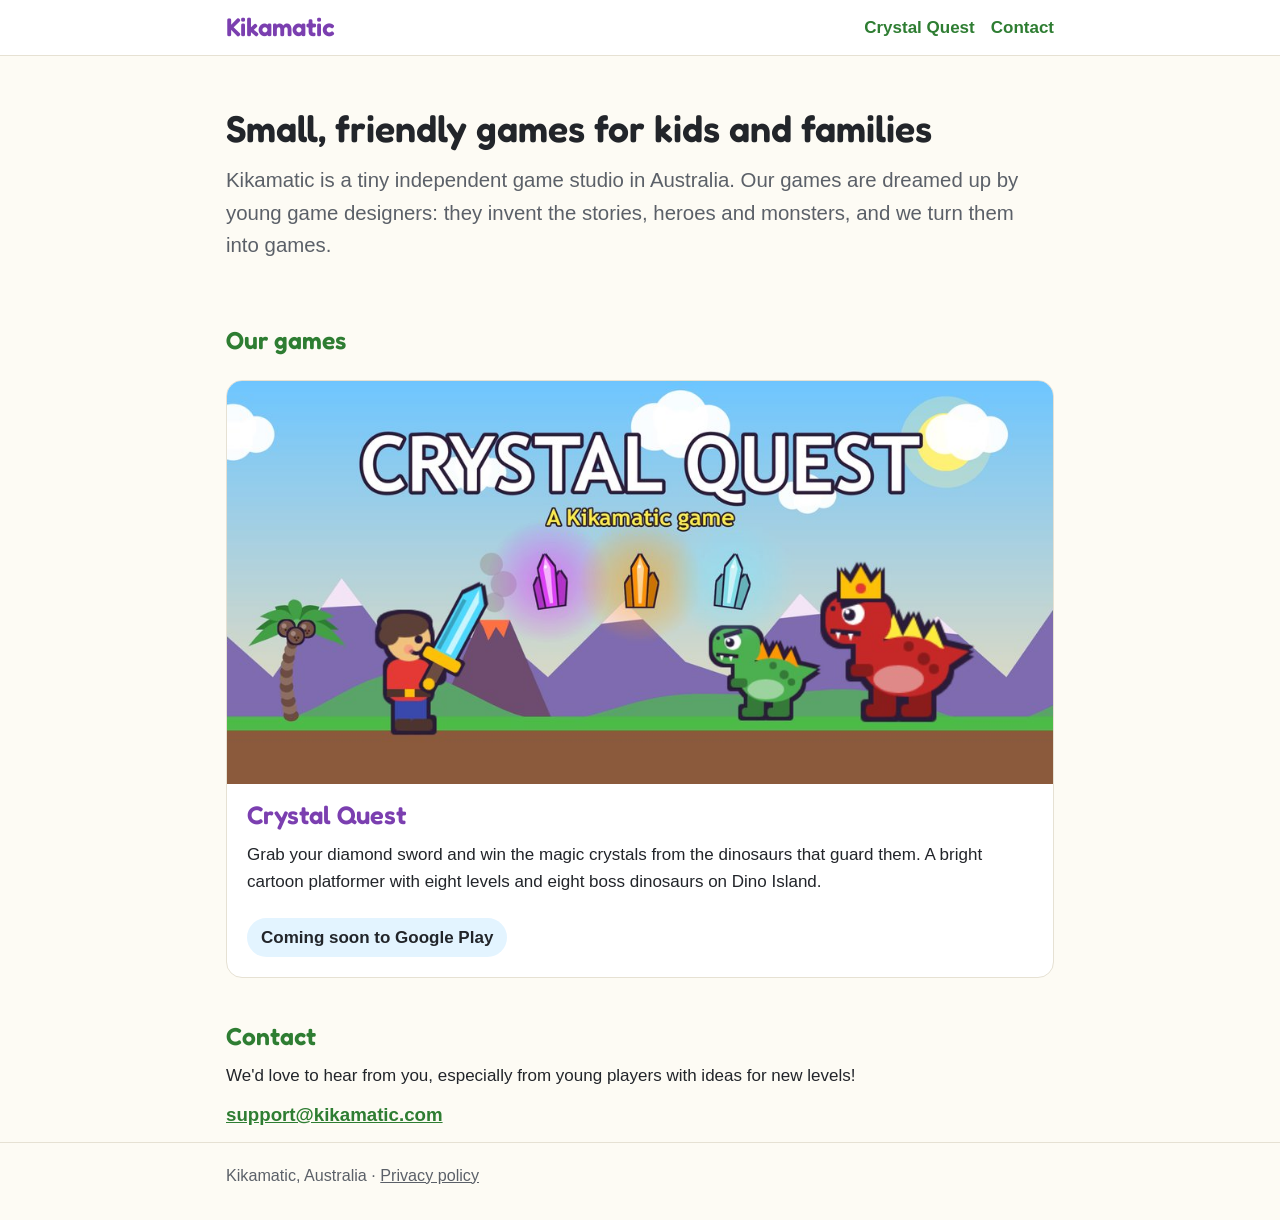
<file: index.html>
<!doctype html>
<html lang="en-AU">
<head>
<meta charset="utf-8">
<meta name="viewport" content="width=device-width, initial-scale=1">
<title>Kikamatic</title>
<meta name="description" content="Kikamatic makes small, friendly games for kids and families, designed by young game designers.">
<link rel="icon" type="image/png" href="favicon.png">
<link rel="stylesheet" href="style.css">
</head>
<body>
<header class="site">
  <div class="wrap">
    <a class="brand" href="./">Kikamatic</a>
    <nav><a href="crystal-quest/">Crystal Quest</a><a href="#contact">Contact</a></nav>
  </div>
</header>

<main class="wrap">
  <section class="hero">
    <h1>Small, friendly games for kids and families</h1>
    <p class="lead">Kikamatic is a tiny independent game studio in Australia. Our games are dreamed up by young game designers: they invent the stories, heroes and monsters, and we turn them into games.</p>
  </section>

  <h2>Our games</h2>
  <a class="card game-card" href="crystal-quest/">
    <img src="crystal-quest/img/feature.jpg" width="1024" height="500" alt="Crystal Quest: a hero with a diamond sword and a dinosaur on Coconut Island">
    <div class="body">
      <h3>Crystal Quest</h3>
      <p>Grab your diamond sword and win the magic crystals from the dinosaurs that guard them. A bright cartoon platformer with eight levels and eight boss dinosaurs on Dino Island.</p>
      <span class="badge">Coming soon to Google Play</span>
    </div>
  </a>

  <h2 id="contact">Contact</h2>
  <p>We'd love to hear from you, especially from young players with ideas for new levels!</p>
  <p class="email"><a href="mailto:support@kikamatic.com">support@kikamatic.com</a></p>
</main>

<footer class="site">
  <div class="wrap">
    Kikamatic, Australia · <a href="privacy-policy.html">Privacy policy</a>
  </div>
</footer>
</body>
</html>
</file>
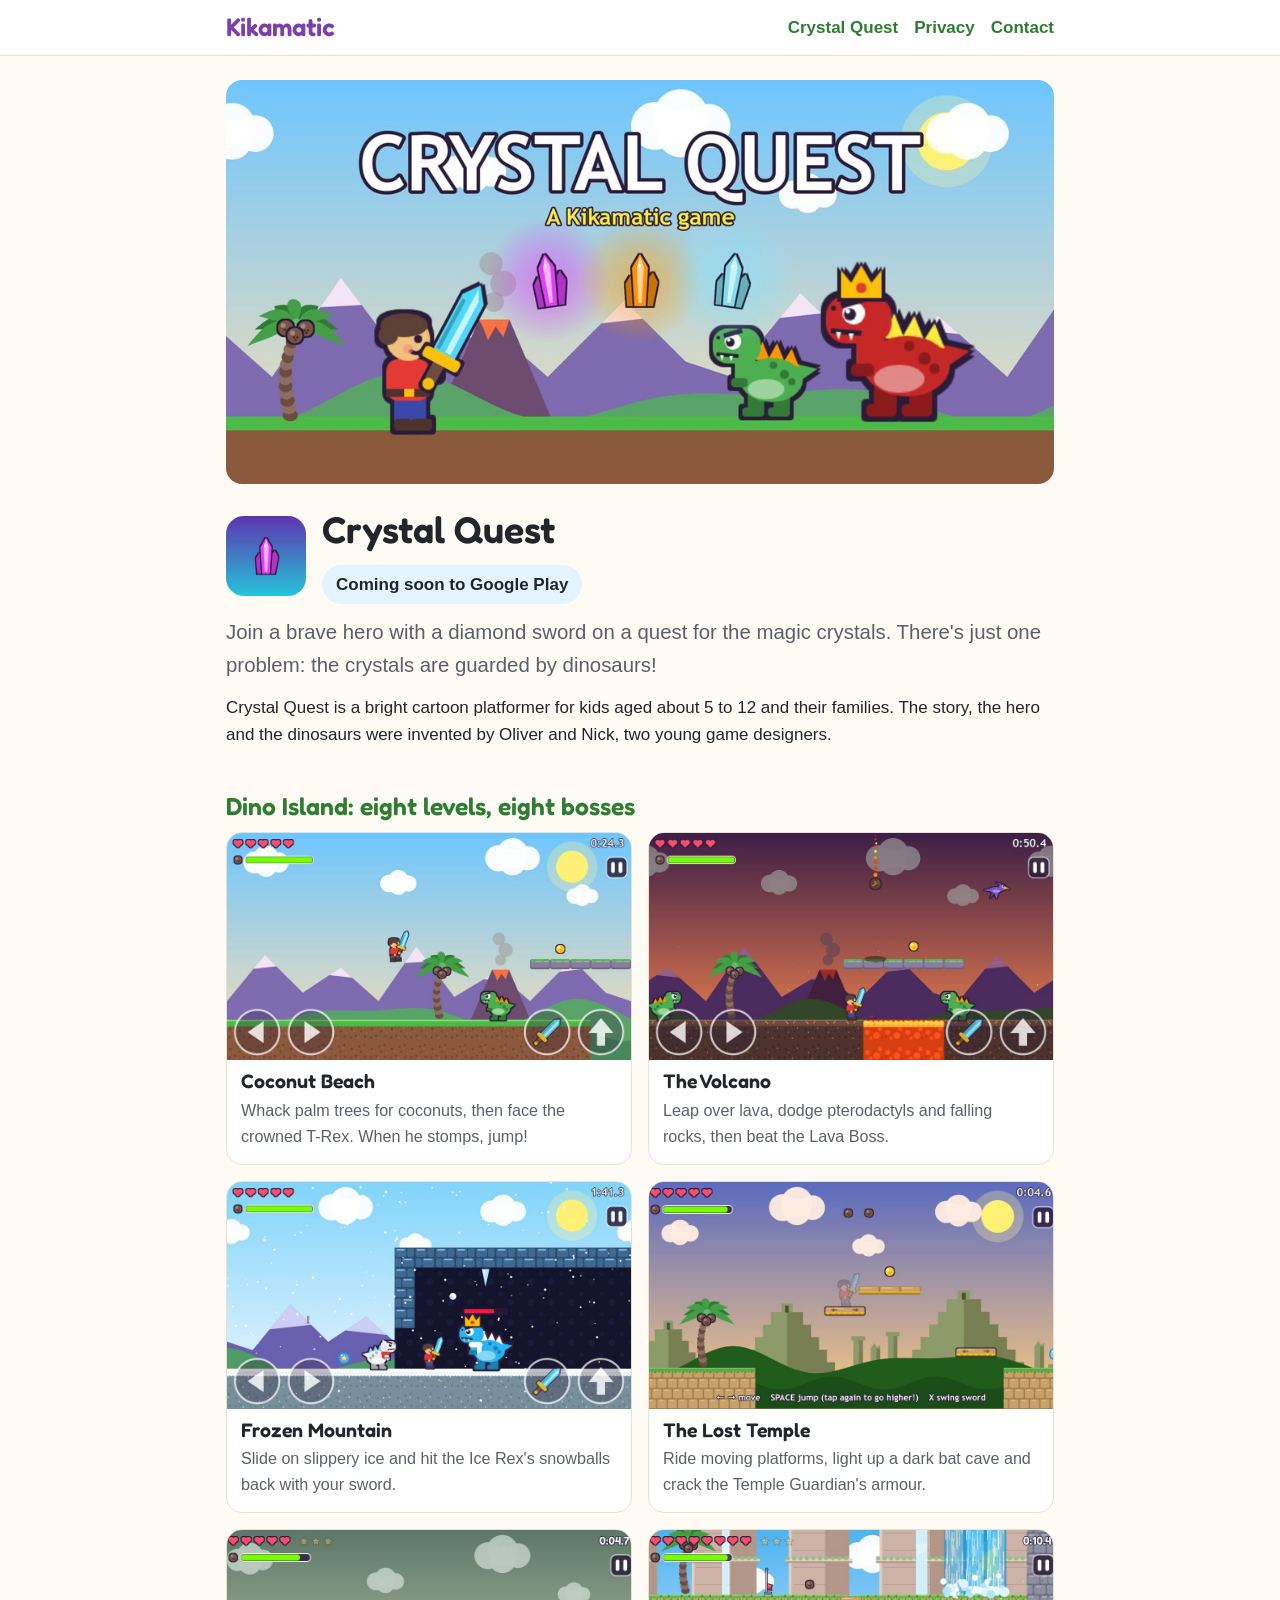
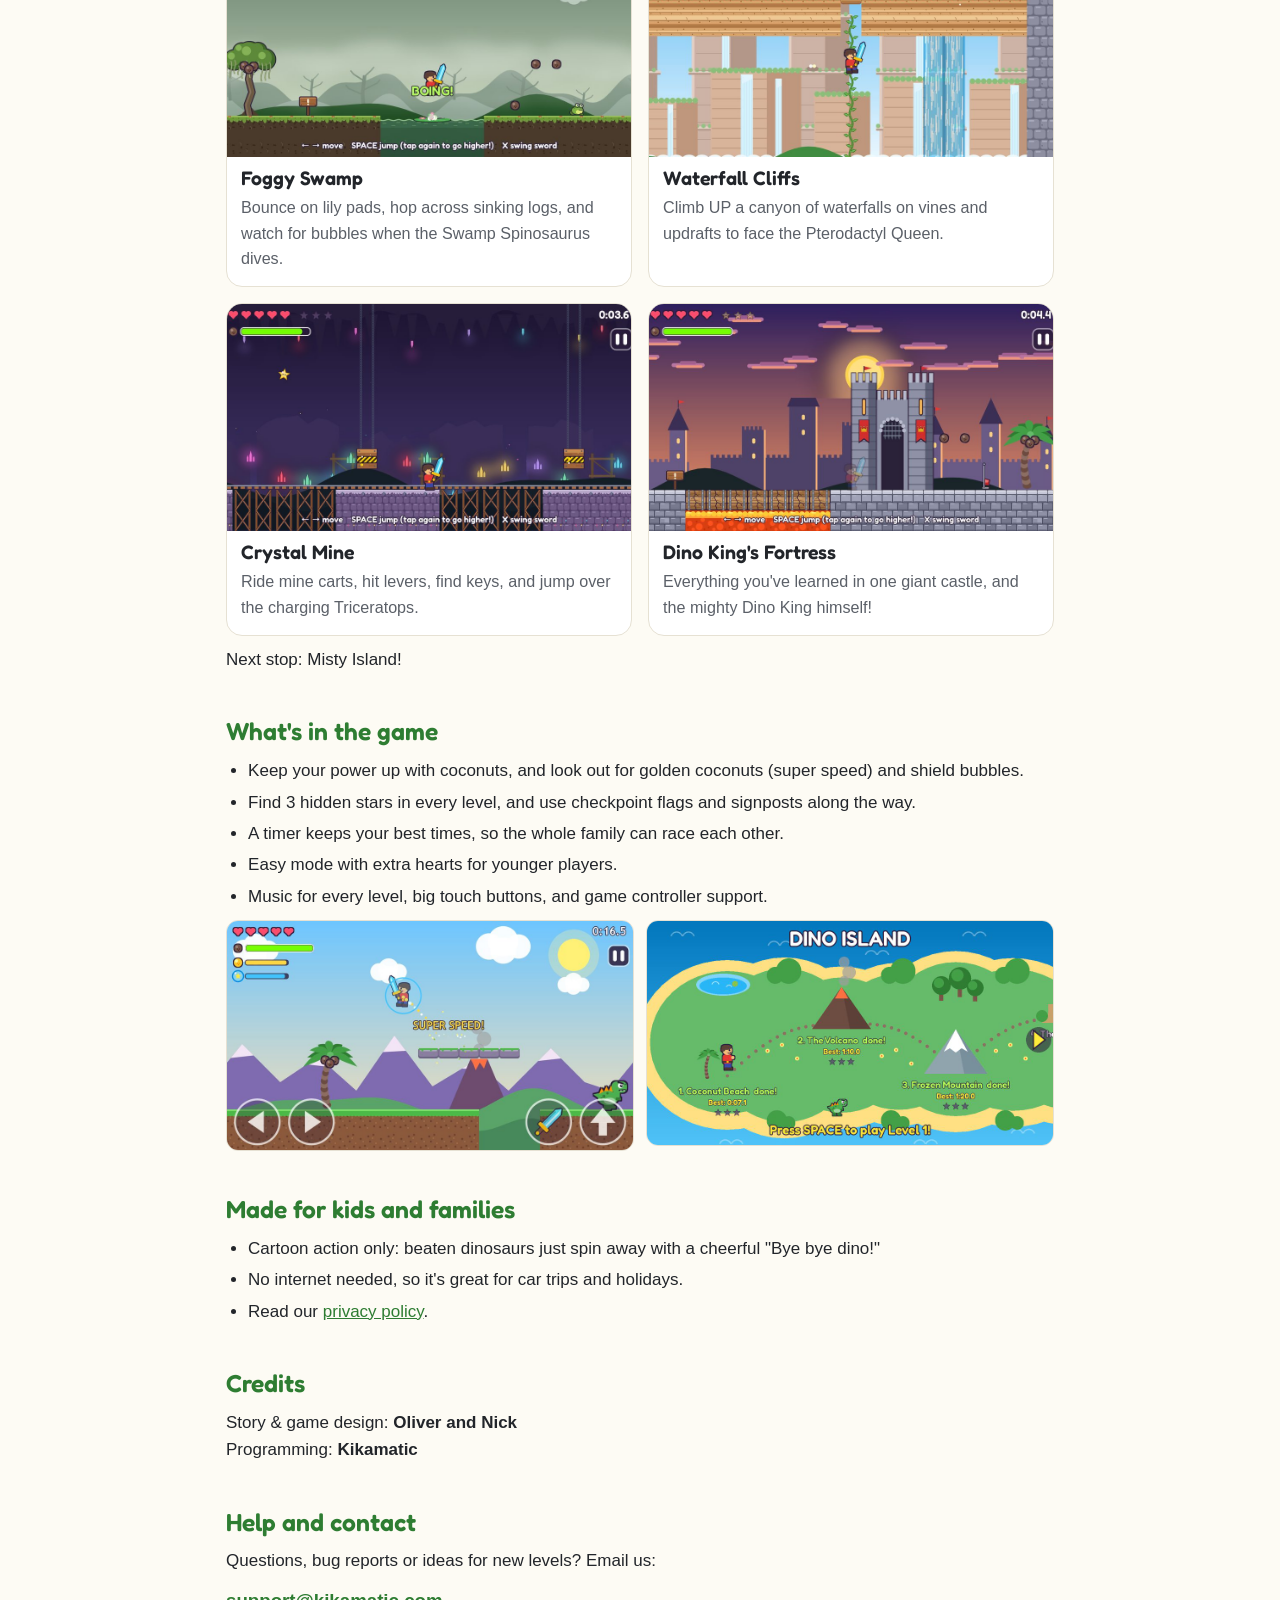
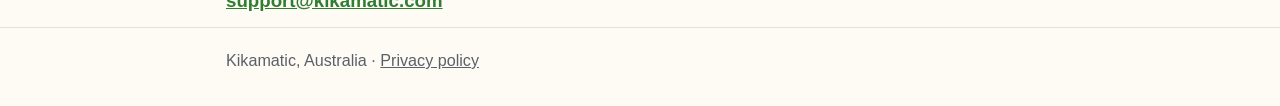
<file: crystal-quest/index.html>
<!doctype html>
<html lang="en-AU">
<head>
<meta charset="utf-8">
<meta name="viewport" content="width=device-width, initial-scale=1">
<title>Crystal Quest</title>
<meta name="description" content="A family-made dinosaur platformer. Grab your diamond sword and win the magic crystals from the dinosaurs that guard them.">
<link rel="icon" type="image/png" href="../favicon.png">
<link rel="apple-touch-icon" href="img/icon-192.png">
<link rel="stylesheet" href="../style.css">
</head>
<body>
<header class="site">
  <div class="wrap">
    <a class="brand" href="../">Kikamatic</a>
    <nav><a href="./">Crystal Quest</a><a href="../privacy-policy.html">Privacy</a><a href="#contact">Contact</a></nav>
  </div>
</header>

<main class="wrap">
  <img class="banner" src="img/feature.jpg" width="1024" height="500" alt="Crystal Quest: a hero with a diamond sword and a dinosaur on Coconut Island">

  <div class="title-row">
    <img src="img/icon-192.png" width="80" height="80" alt="">
    <div>
      <h1>Crystal Quest</h1>
      <span class="badge">Coming soon to Google Play</span>
    </div>
  </div>

  <p class="lead">Join a brave hero with a diamond sword on a quest for the magic crystals. There's just one problem: the crystals are guarded by dinosaurs!</p>
  <p>Crystal Quest is a bright cartoon platformer for kids aged about 5 to 12 and their families. The story, the hero and the dinosaurs were invented by Oliver and Nick, two young game designers.</p>

  <h2>Dino Island: eight levels, eight bosses</h2>
  <ul class="levels">
    <li class="card"><img src="img/coconut-island.jpg" width="960" height="540" alt="The hero jumping by a palm tree on Coconut Beach" loading="lazy">
      <div class="body"><h3>Coconut Beach</h3><p>Whack palm trees for coconuts, then face the crowned T-Rex. When he stomps, jump!</p></div></li>
    <li class="card"><img src="img/volcano.jpg" width="960" height="540" alt="Lava, a pterodactyl and a falling rock in the Volcano" loading="lazy">
      <div class="body"><h3>The Volcano</h3><p>Leap over lava, dodge pterodactyls and falling rocks, then beat the Lava Boss.</p></div></li>
    <li class="card"><img src="img/frozen-mountain.jpg" width="960" height="540" alt="The Ice Rex throwing a snowball in an ice cave" loading="lazy">
      <div class="body"><h3>Frozen Mountain</h3><p>Slide on slippery ice and hit the Ice Rex's snowballs back with your sword.</p></div></li>
    <li class="card"><img src="img/lost-temple.jpg" width="960" height="528" alt="The hero riding a moving platform at the Lost Temple" loading="lazy">
      <div class="body"><h3>The Lost Temple</h3><p>Ride moving platforms, light up a dark bat cave and crack the Temple Guardian's armour.</p></div></li>
    <li class="card"><img src="img/foggy-swamp.jpg" width="960" height="528" alt="The hero bouncing off a lily pad in the Foggy Swamp" loading="lazy">
      <div class="body"><h3>Foggy Swamp</h3><p>Bounce on lily pads, hop across sinking logs, and watch for bubbles when the Swamp Spinosaurus dives.</p></div></li>
    <li class="card"><img src="img/waterfall-cliffs.jpg" width="960" height="528" alt="The hero climbing a vine beside a waterfall" loading="lazy">
      <div class="body"><h3>Waterfall Cliffs</h3><p>Climb UP a canyon of waterfalls on vines and updrafts to face the Pterodactyl Queen.</p></div></li>
    <li class="card"><img src="img/crystal-mine.jpg" width="960" height="528" alt="Mine cart rails and glowing crystals in the Crystal Mine" loading="lazy">
      <div class="body"><h3>Crystal Mine</h3><p>Ride mine carts, hit levers, find keys, and jump over the charging Triceratops.</p></div></li>
    <li class="card"><img src="img/dino-kings-fortress.jpg" width="960" height="528" alt="The castle gate of Dino King's Fortress at sunset" loading="lazy">
      <div class="body"><h3>Dino King's Fortress</h3><p>Everything you've learned in one giant castle, and the mighty Dino King himself!</p></div></li>
  </ul>
  <p>Next stop: Misty Island!</p>

  <h2>What's in the game</h2>
  <ul>
    <li>Keep your power up with coconuts, and look out for golden coconuts (super speed) and shield bubbles.</li>
    <li>Find 3 hidden stars in every level, and use checkpoint flags and signposts along the way.</li>
    <li>A timer keeps your best times, so the whole family can race each other.</li>
    <li>Easy mode with extra hearts for younger players.</li>
    <li>Music for every level, big touch buttons, and game controller support.</li>
  </ul>

  <div class="shots">
    <img src="img/power-ups.jpg" width="960" height="540" alt="Super speed and a shield bubble power-up" loading="lazy">
    <img src="img/map.jpg" width="960" height="528" alt="The Dino Island map for choosing a level" loading="lazy">
  </div>

  <h2>Made for kids and families</h2>
  <ul>
    <li>Cartoon action only: beaten dinosaurs just spin away with a cheerful "Bye bye dino!"</li>
    <li>No internet needed, so it's great for car trips and holidays.</li>
    <li>Read our <a href="../privacy-policy.html">privacy policy</a>.</li>
  </ul>

  <h2>Credits</h2>
  <p>Story &amp; game design: <strong>Oliver and Nick</strong><br>
  Programming: <strong>Kikamatic</strong></p>

  <h2 id="contact">Help and contact</h2>
  <p>Questions, bug reports or ideas for new levels? Email us:</p>
  <p class="email"><a href="mailto:support@kikamatic.com">support@kikamatic.com</a></p>
</main>

<footer class="site">
  <div class="wrap">
    Kikamatic, Australia · <a href="../privacy-policy.html">Privacy policy</a>
  </div>
</footer>
</body>
</html>
</file>
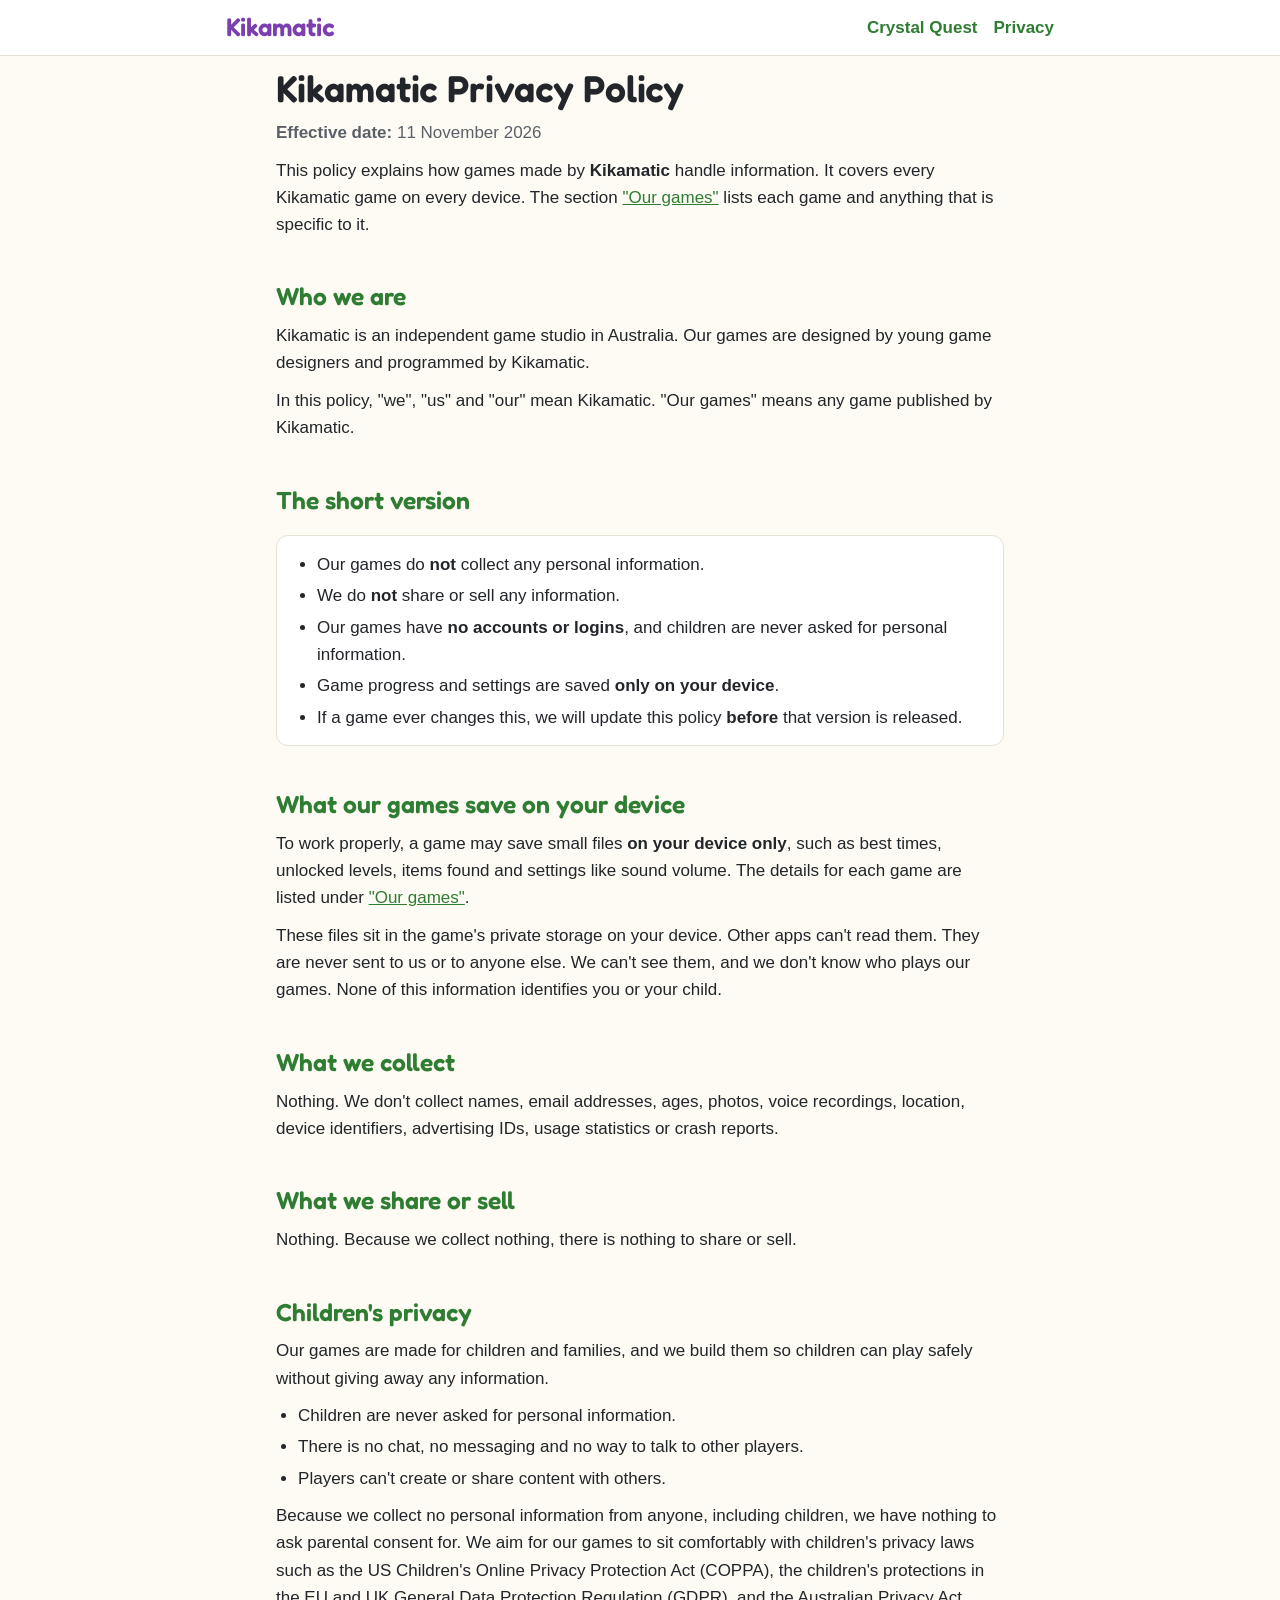
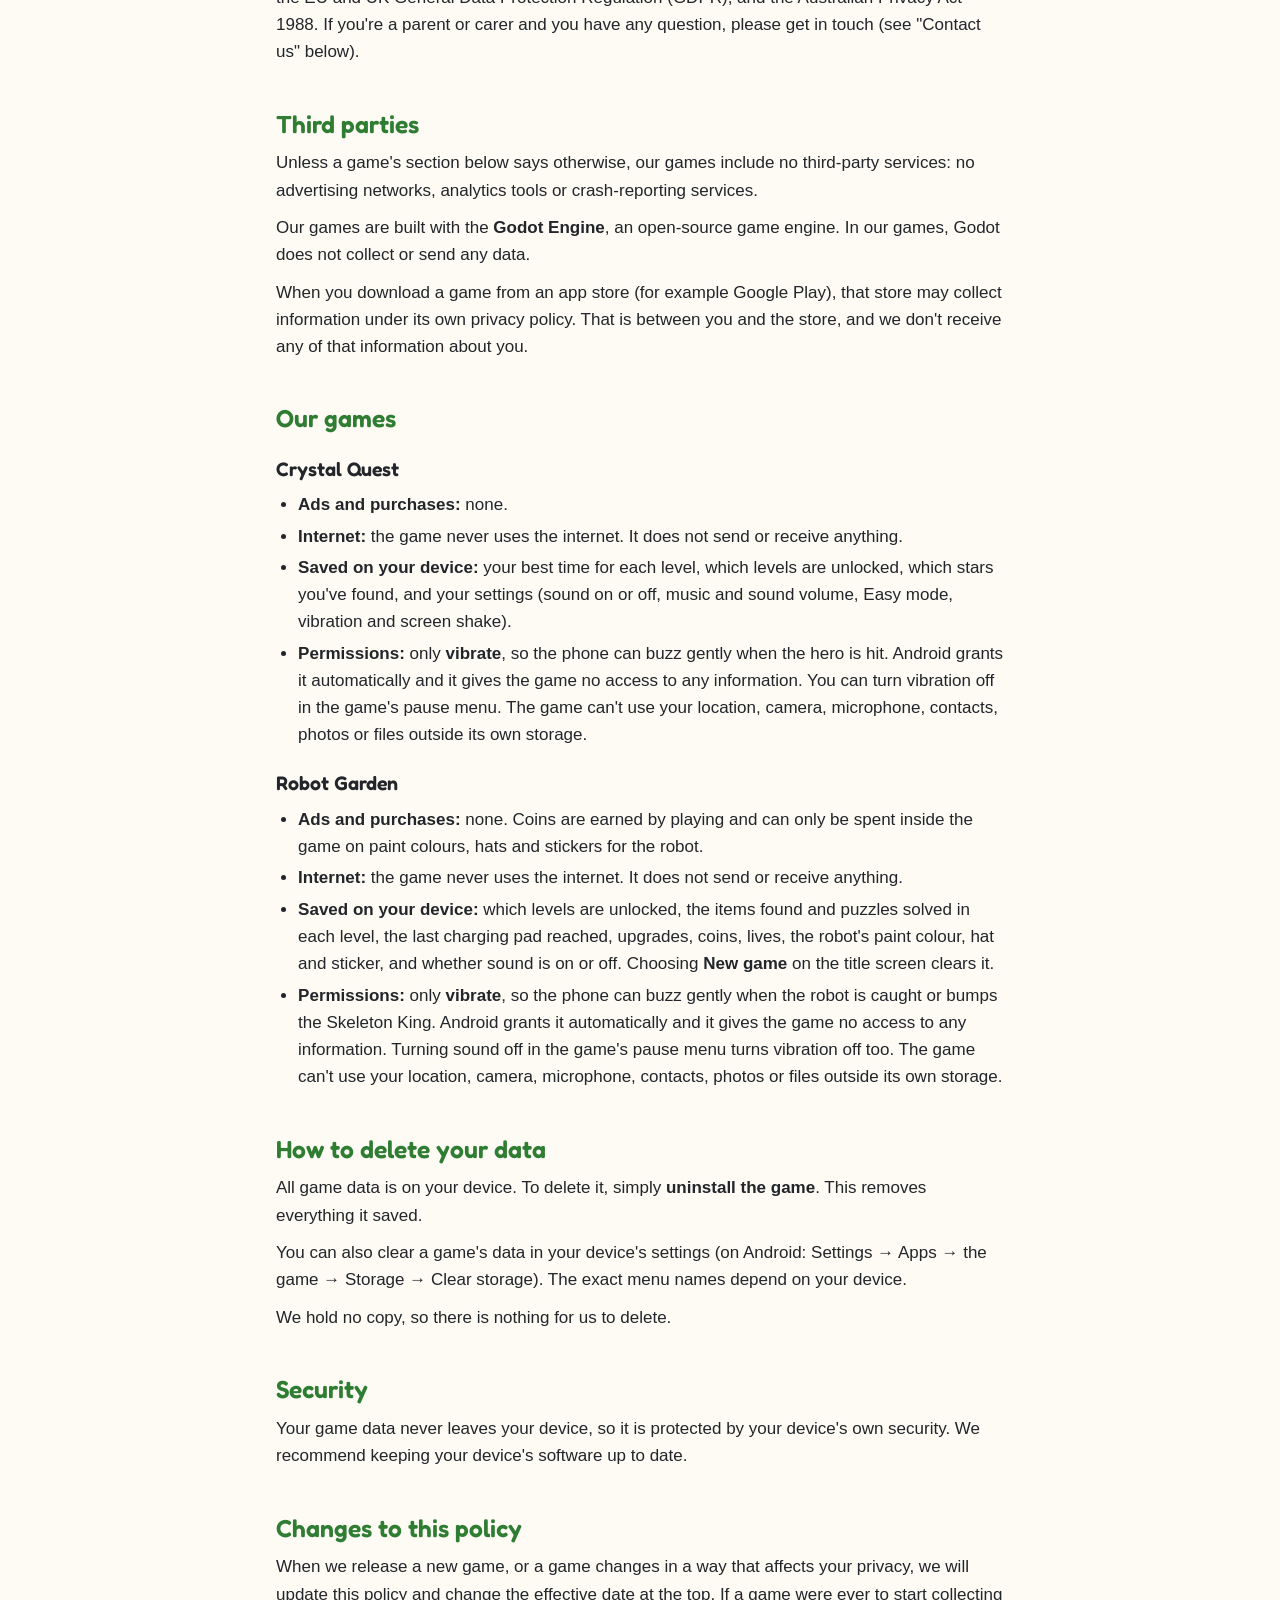
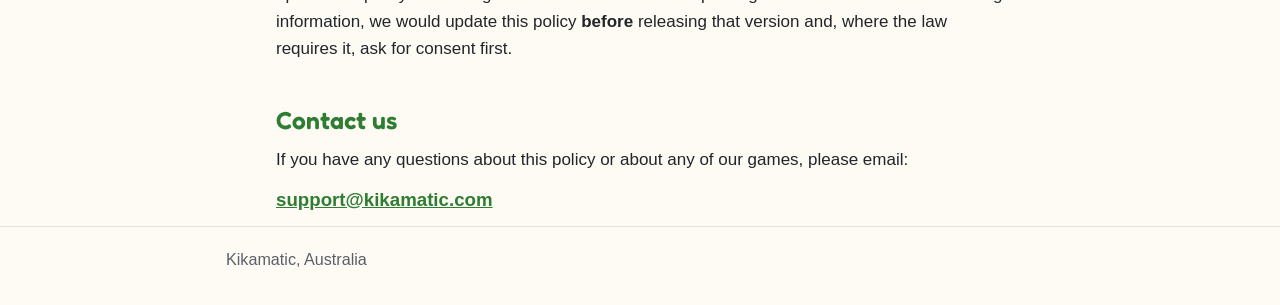
<file: privacy-policy.htm>
<!doctype html>
<html lang="en-AU">
<head>
<meta charset="utf-8">
<title>Kikamatic Privacy Policy</title>
<link rel="canonical" href="https://kikamatic.com/privacy-policy.html">
<meta http-equiv="refresh" content="0; url=privacy-policy.html">
<meta name="robots" content="noindex">
</head>
<body><p>The privacy policy has moved to <a href="privacy-policy.html">kikamatic.com/privacy-policy.html</a>.</p></body>
</html>
</file>
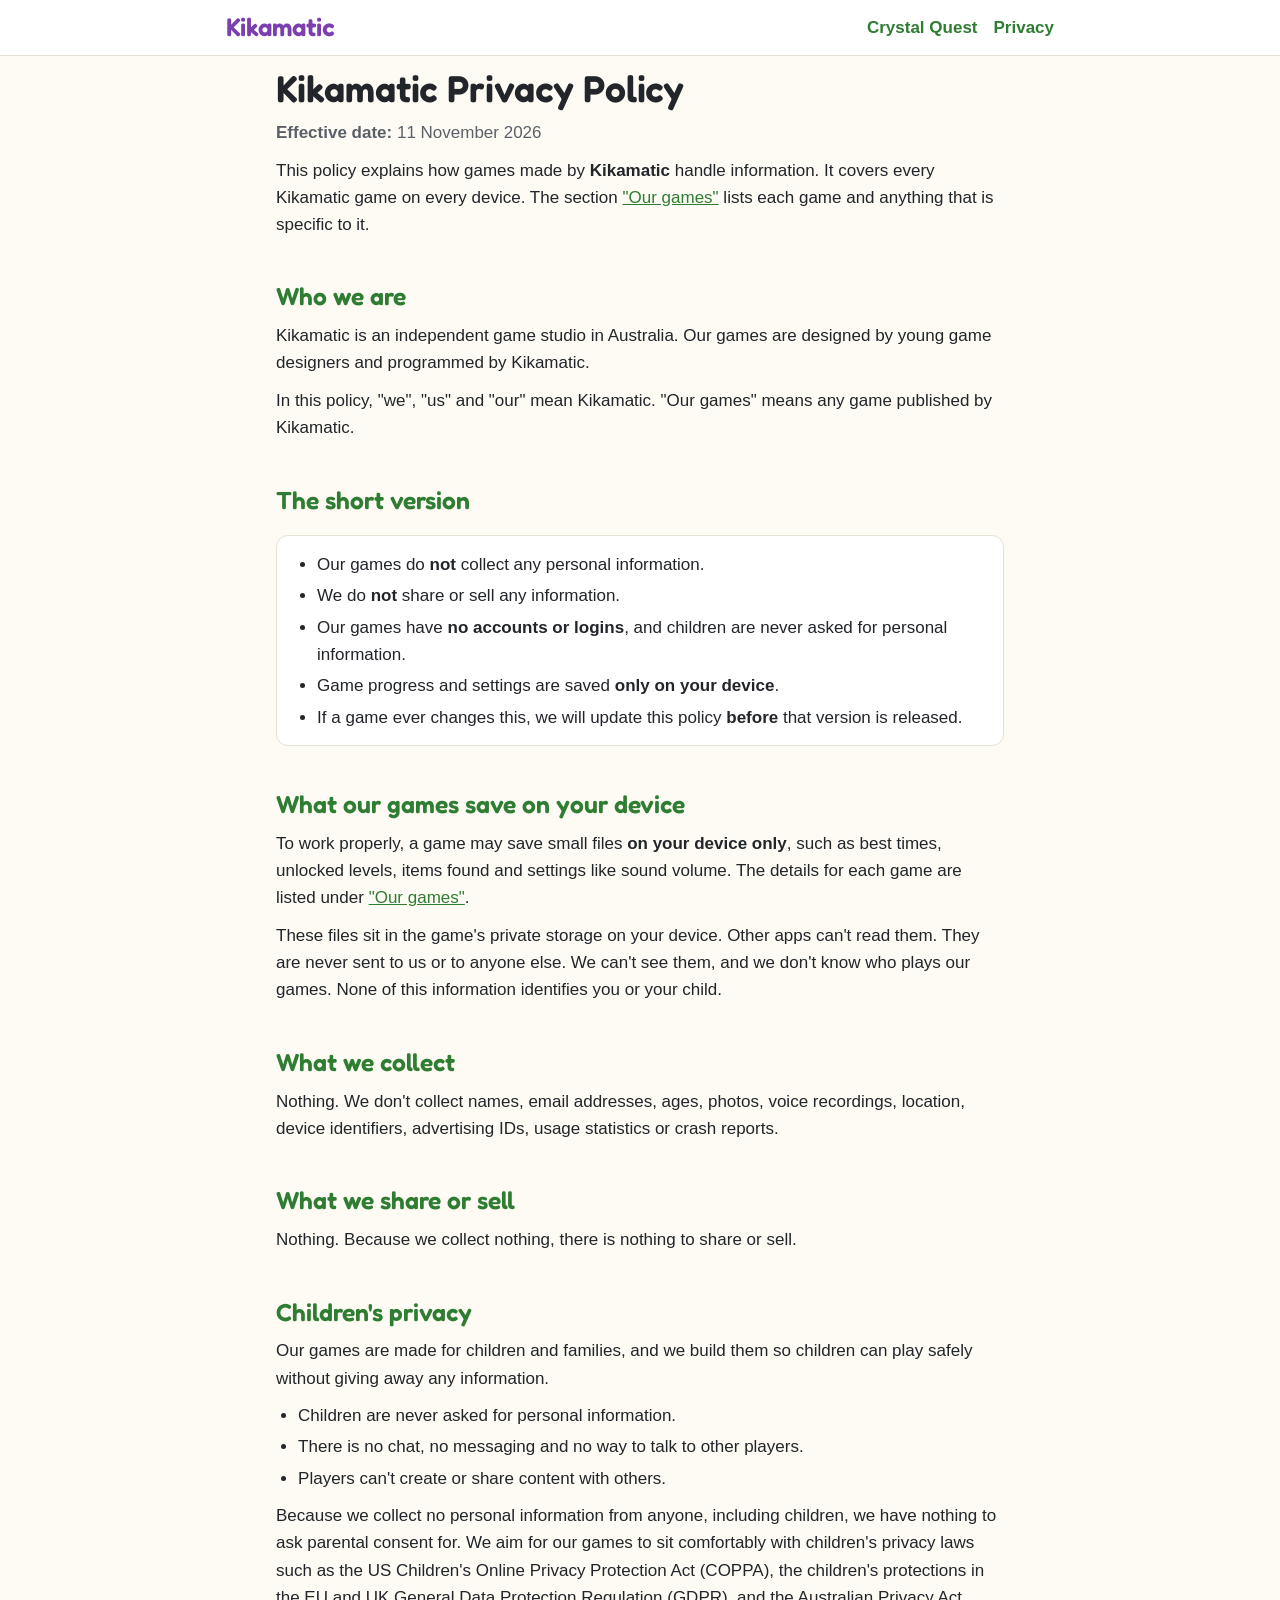
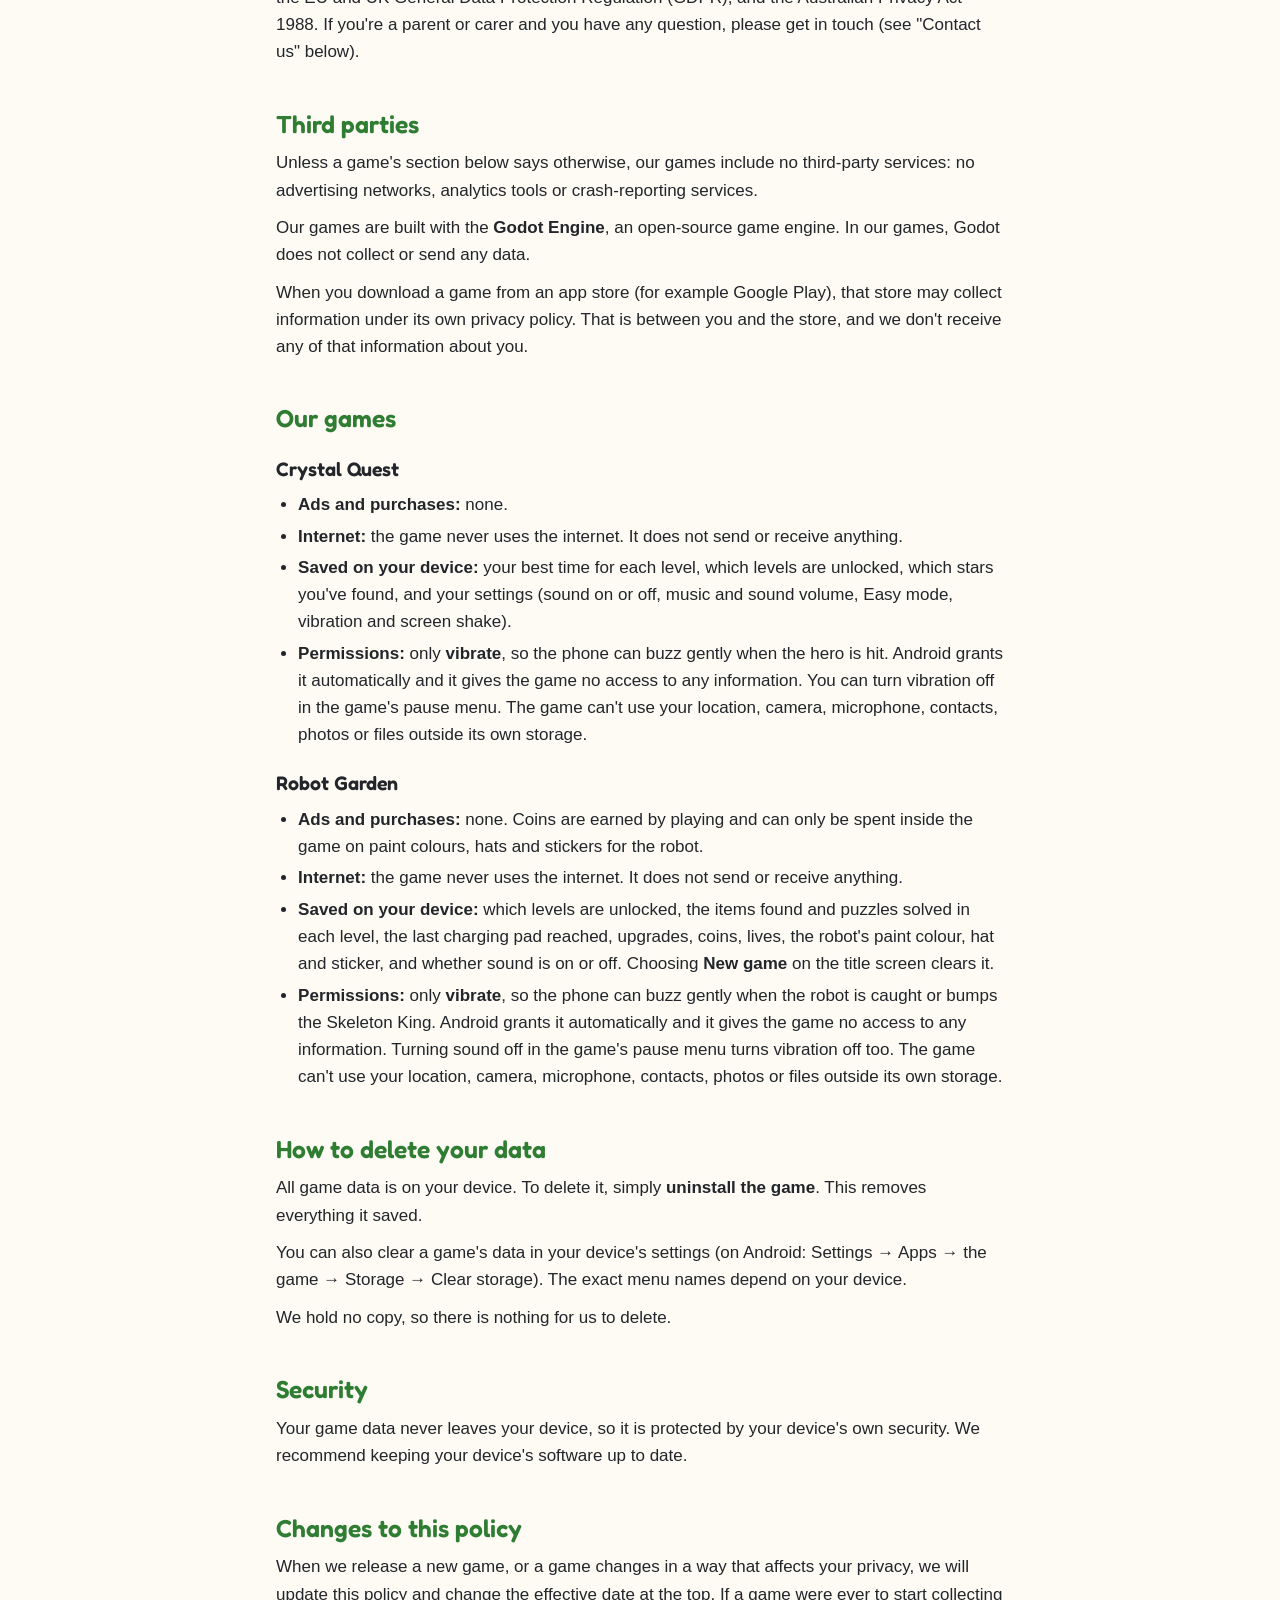
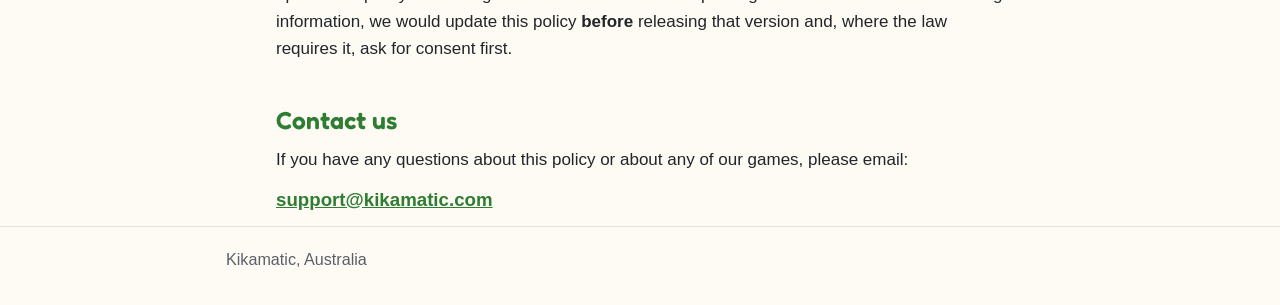
<file: privacy-policy.html>
<!doctype html>
<html lang="en-AU">
<head>
<meta charset="utf-8">
<meta name="viewport" content="width=device-width, initial-scale=1">
<title>Kikamatic Privacy Policy</title>
<meta name="description" content="How Kikamatic games handle information.">
<link rel="icon" type="image/png" href="favicon.png">
<link rel="canonical" href="https://kikamatic.com/privacy-policy.html">
<link rel="stylesheet" href="style.css">
</head>
<body>
<header class="site">
  <div class="wrap">
    <a class="brand" href="./">Kikamatic</a>
    <nav><a href="crystal-quest/">Crystal Quest</a><a href="privacy-policy.html">Privacy</a></nav>
  </div>
</header>

<main class="wrap" style="max-width:760px">
<h1>Kikamatic Privacy Policy</h1>
<p class="date"><strong>Effective date:</strong> 11 November 2026</p>

<p>This policy explains how games made by <strong>Kikamatic</strong> handle information. It covers every Kikamatic game on every device. The section <a href="#games">"Our games"</a> lists each game and anything that is specific to it.</p>

<h2>Who we are</h2>
<p>Kikamatic is an independent game studio in Australia. Our games are designed by young game designers and programmed by Kikamatic.</p>
<p>In this policy, "we", "us" and "our" mean Kikamatic. "Our games" means any game published by Kikamatic.</p>

<h2>The short version</h2>
<div class="summary">
<ul>
  <li>Our games do <strong>not</strong> collect any personal information.</li>
  <li>We do <strong>not</strong> share or sell any information.</li>
  <li>Our games have <strong>no accounts or logins</strong>, and children are never asked for personal information.</li>
  <li>Game progress and settings are saved <strong>only on your device</strong>.</li>
  <li>If a game ever changes this, we will update this policy <strong>before</strong> that version is released.</li>
</ul>
</div>

<h2>What our games save on your device</h2>
<p>To work properly, a game may save small files <strong>on your device only</strong>, such as best times, unlocked levels, items found and settings like sound volume. The details for each game are listed under <a href="#games">"Our games"</a>.</p>
<p>These files sit in the game's private storage on your device. Other apps can't read them. They are never sent to us or to anyone else. We can't see them, and we don't know who plays our games. None of this information identifies you or your child.</p>

<h2>What we collect</h2>
<p>Nothing. We don't collect names, email addresses, ages, photos, voice recordings, location, device identifiers, advertising IDs, usage statistics or crash reports.</p>

<h2>What we share or sell</h2>
<p>Nothing. Because we collect nothing, there is nothing to share or sell.</p>

<h2>Children's privacy</h2>
<p>Our games are made for children and families, and we build them so children can play safely without giving away any information.</p>
<ul>
  <li>Children are never asked for personal information.</li>
  <li>There is no chat, no messaging and no way to talk to other players.</li>
  <li>Players can't create or share content with others.</li>
</ul>
<p>Because we collect no personal information from anyone, including children, we have nothing to ask parental consent for. We aim for our games to sit comfortably with children's privacy laws such as the US Children's Online Privacy Protection Act (COPPA), the children's protections in the EU and UK General Data Protection Regulation (GDPR), and the Australian Privacy Act 1988. If you're a parent or carer and you have any question, please get in touch (see "Contact us" below).</p>

<h2>Third parties</h2>
<p>Unless a game's section below says otherwise, our games include no third-party services: no advertising networks, analytics tools or crash-reporting services.</p>
<p>Our games are built with the <strong>Godot Engine</strong>, an open-source game engine. In our games, Godot does not collect or send any data.</p>
<p>When you download a game from an app store (for example Google Play), that store may collect information under its own privacy policy. That is between you and the store, and we don't receive any of that information about you.</p>

<h2 id="games">Our games</h2>

<h3 id="crystal-quest">Crystal Quest</h3>
<ul>
  <li><strong>Ads and purchases:</strong> none.</li>
  <li><strong>Internet:</strong> the game never uses the internet. It does not send or receive anything.</li>
  <li><strong>Saved on your device:</strong> your best time for each level, which levels are unlocked, which stars you've found, and your settings (sound on or off, music and sound volume, Easy mode, vibration and screen shake).</li>
  <li><strong>Permissions:</strong> only <strong>vibrate</strong>, so the phone can buzz gently when the hero is hit. Android grants it automatically and it gives the game no access to any information. You can turn vibration off in the game's pause menu. The game can't use your location, camera, microphone, contacts, photos or files outside its own storage.</li>
</ul>

<h3 id="robot-garden">Robot Garden</h3>
<ul>
  <li><strong>Ads and purchases:</strong> none. Coins are earned by playing and can only be spent inside the game on paint colours, hats and stickers for the robot.</li>
  <li><strong>Internet:</strong> the game never uses the internet. It does not send or receive anything.</li>
  <li><strong>Saved on your device:</strong> which levels are unlocked, the items found and puzzles solved in each level, the last charging pad reached, upgrades, coins, lives, the robot's paint colour, hat and sticker, and whether sound is on or off. Choosing <strong>New game</strong> on the title screen clears it.</li>
  <li><strong>Permissions:</strong> only <strong>vibrate</strong>, so the phone can buzz gently when the robot is caught or bumps the Skeleton King. Android grants it automatically and it gives the game no access to any information. Turning sound off in the game's pause menu turns vibration off too. The game can't use your location, camera, microphone, contacts, photos or files outside its own storage.</li>
</ul>

<h2>How to delete your data</h2>
<p>All game data is on your device. To delete it, simply <strong>uninstall the game</strong>. This removes everything it saved.</p>
<p>You can also clear a game's data in your device's settings (on Android: Settings → Apps → the game → Storage → Clear storage). The exact menu names depend on your device.</p>
<p>We hold no copy, so there is nothing for us to delete.</p>

<h2>Security</h2>
<p>Your game data never leaves your device, so it is protected by your device's own security. We recommend keeping your device's software up to date.</p>

<h2>Changes to this policy</h2>
<p>When we release a new game, or a game changes in a way that affects your privacy, we will update this policy and change the effective date at the top. If a game were ever to start collecting information, we would update this policy <strong>before</strong> releasing that version and, where the law requires it, ask for consent first.</p>

<h2>Contact us</h2>
<p>If you have any questions about this policy or about any of our games, please email:</p>
<p class="email"><a href="mailto:support@kikamatic.com">support@kikamatic.com</a></p>
</main>

<footer class="site">
  <div class="wrap">Kikamatic, Australia</div>
</footer>
</body>
</html>
</file>
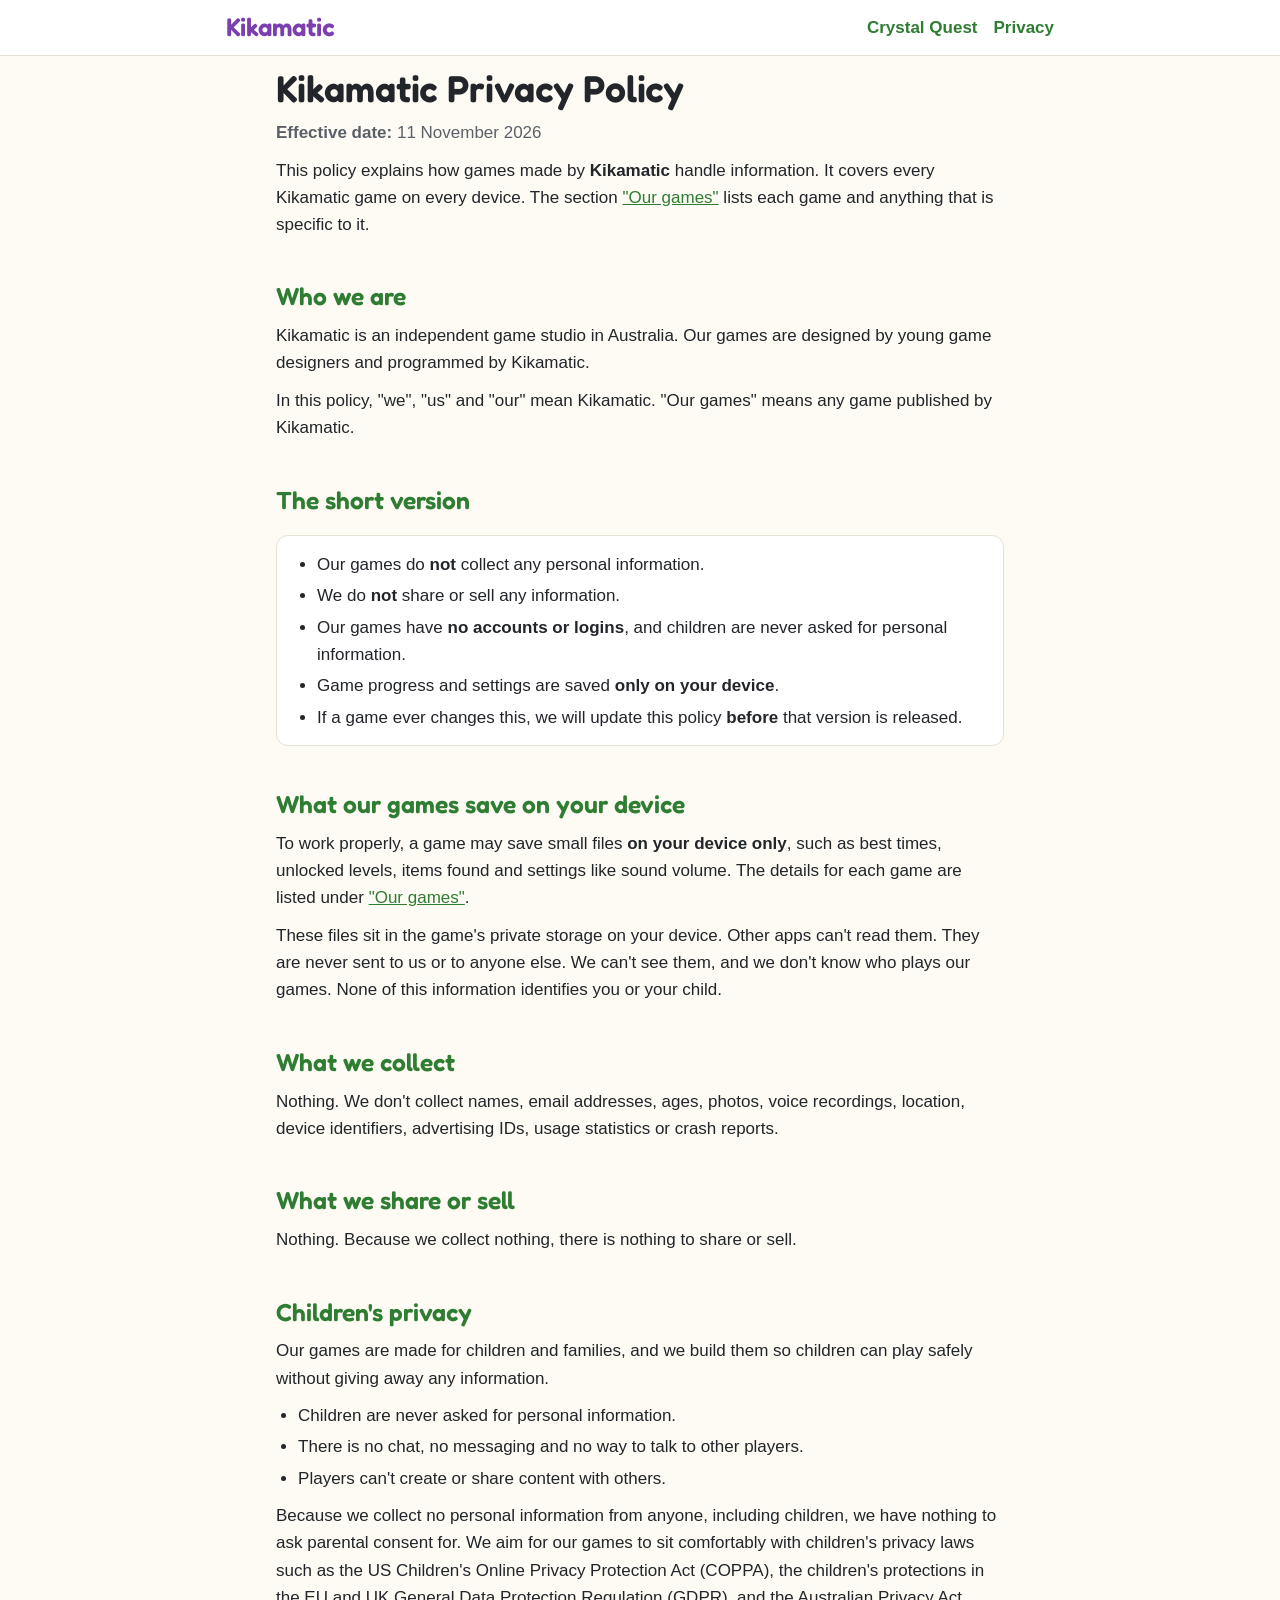
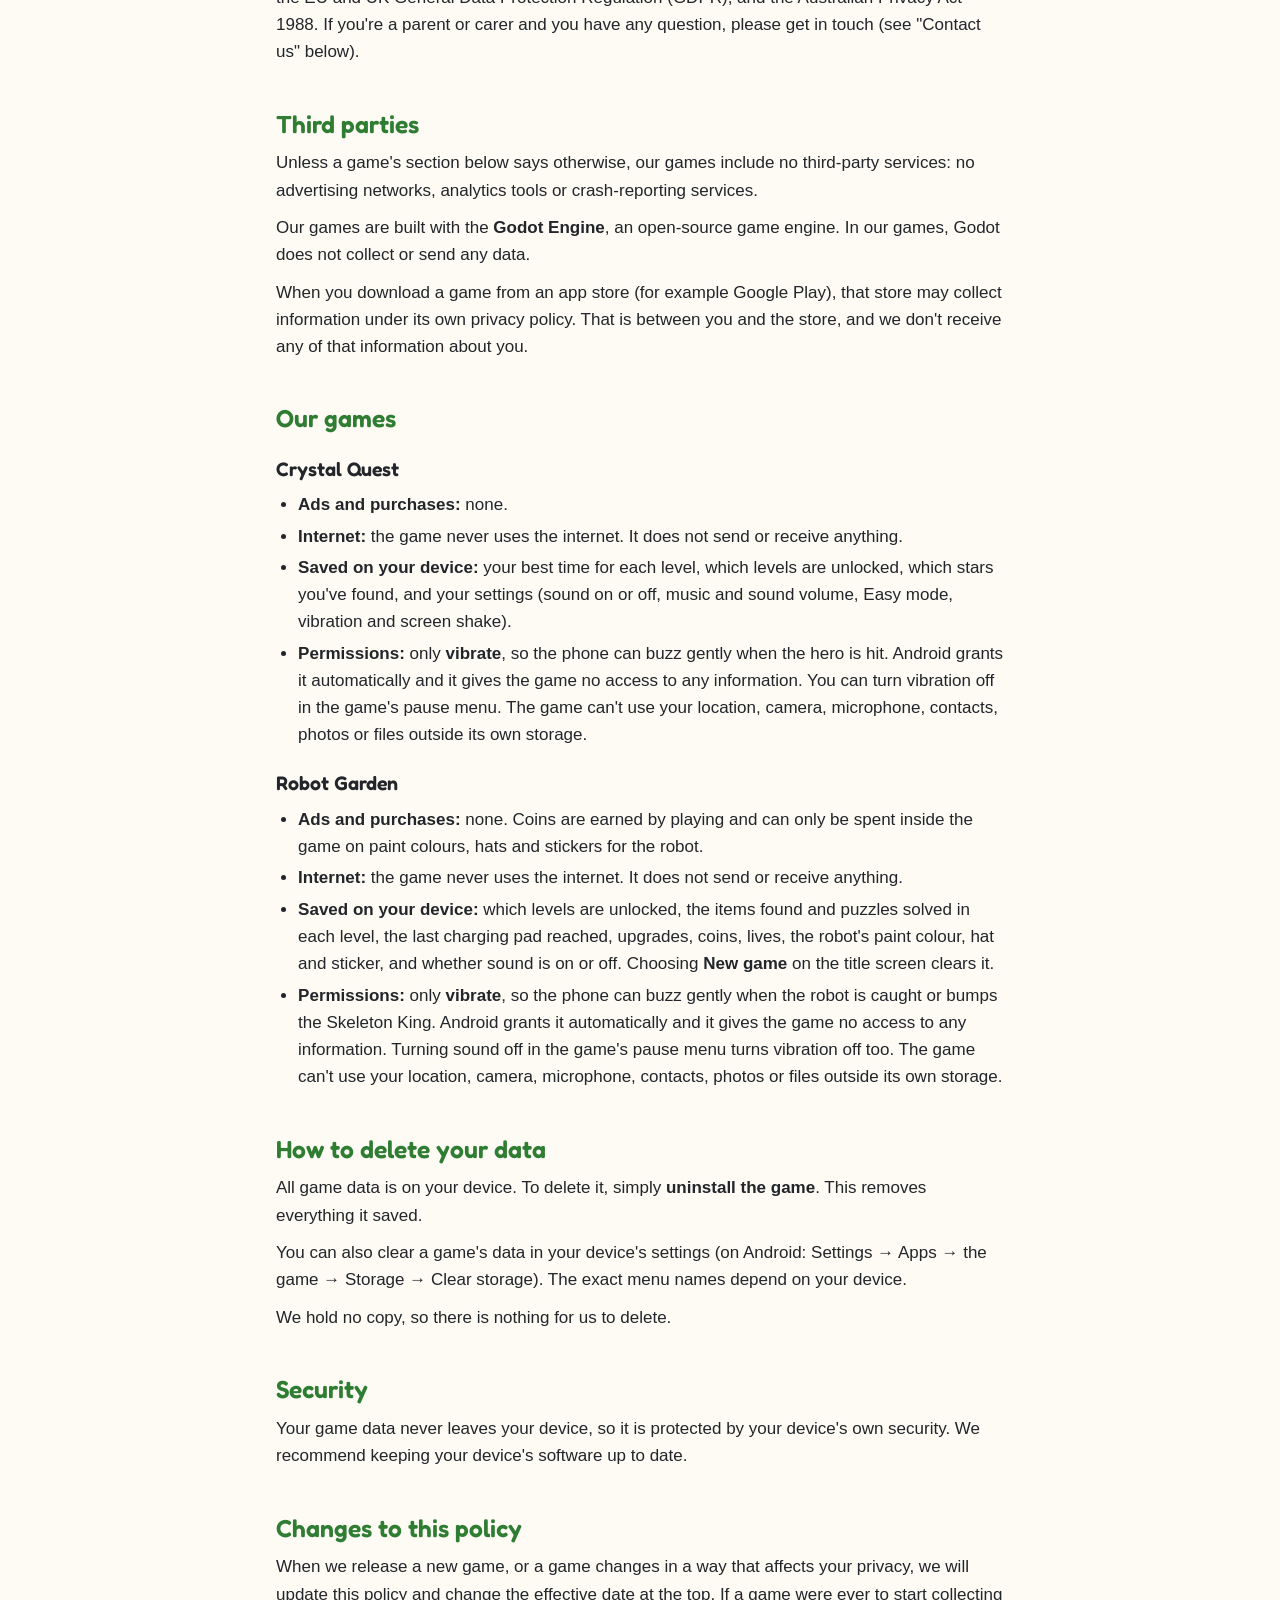
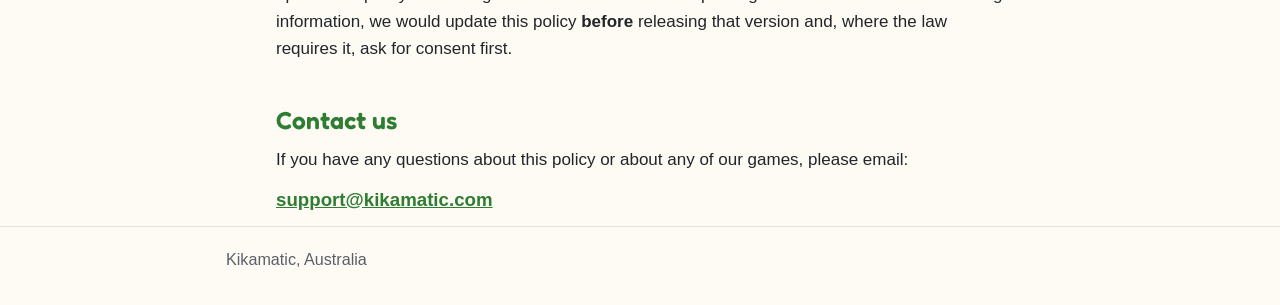
<file: crystal-quest/privacy-policy.html>
<!doctype html>
<html lang="en-AU">
<head>
<meta charset="utf-8">
<title>Kikamatic Privacy Policy</title>
<link rel="canonical" href="https://kikamatic.com/privacy-policy.html">
<meta http-equiv="refresh" content="0; url=../privacy-policy.html#crystal-quest">
<meta name="robots" content="noindex">
</head>
<body><p>The privacy policy has moved to <a href="../privacy-policy.html#crystal-quest">kikamatic.com/privacy-policy.html</a>.</p></body>
</html>
</file>
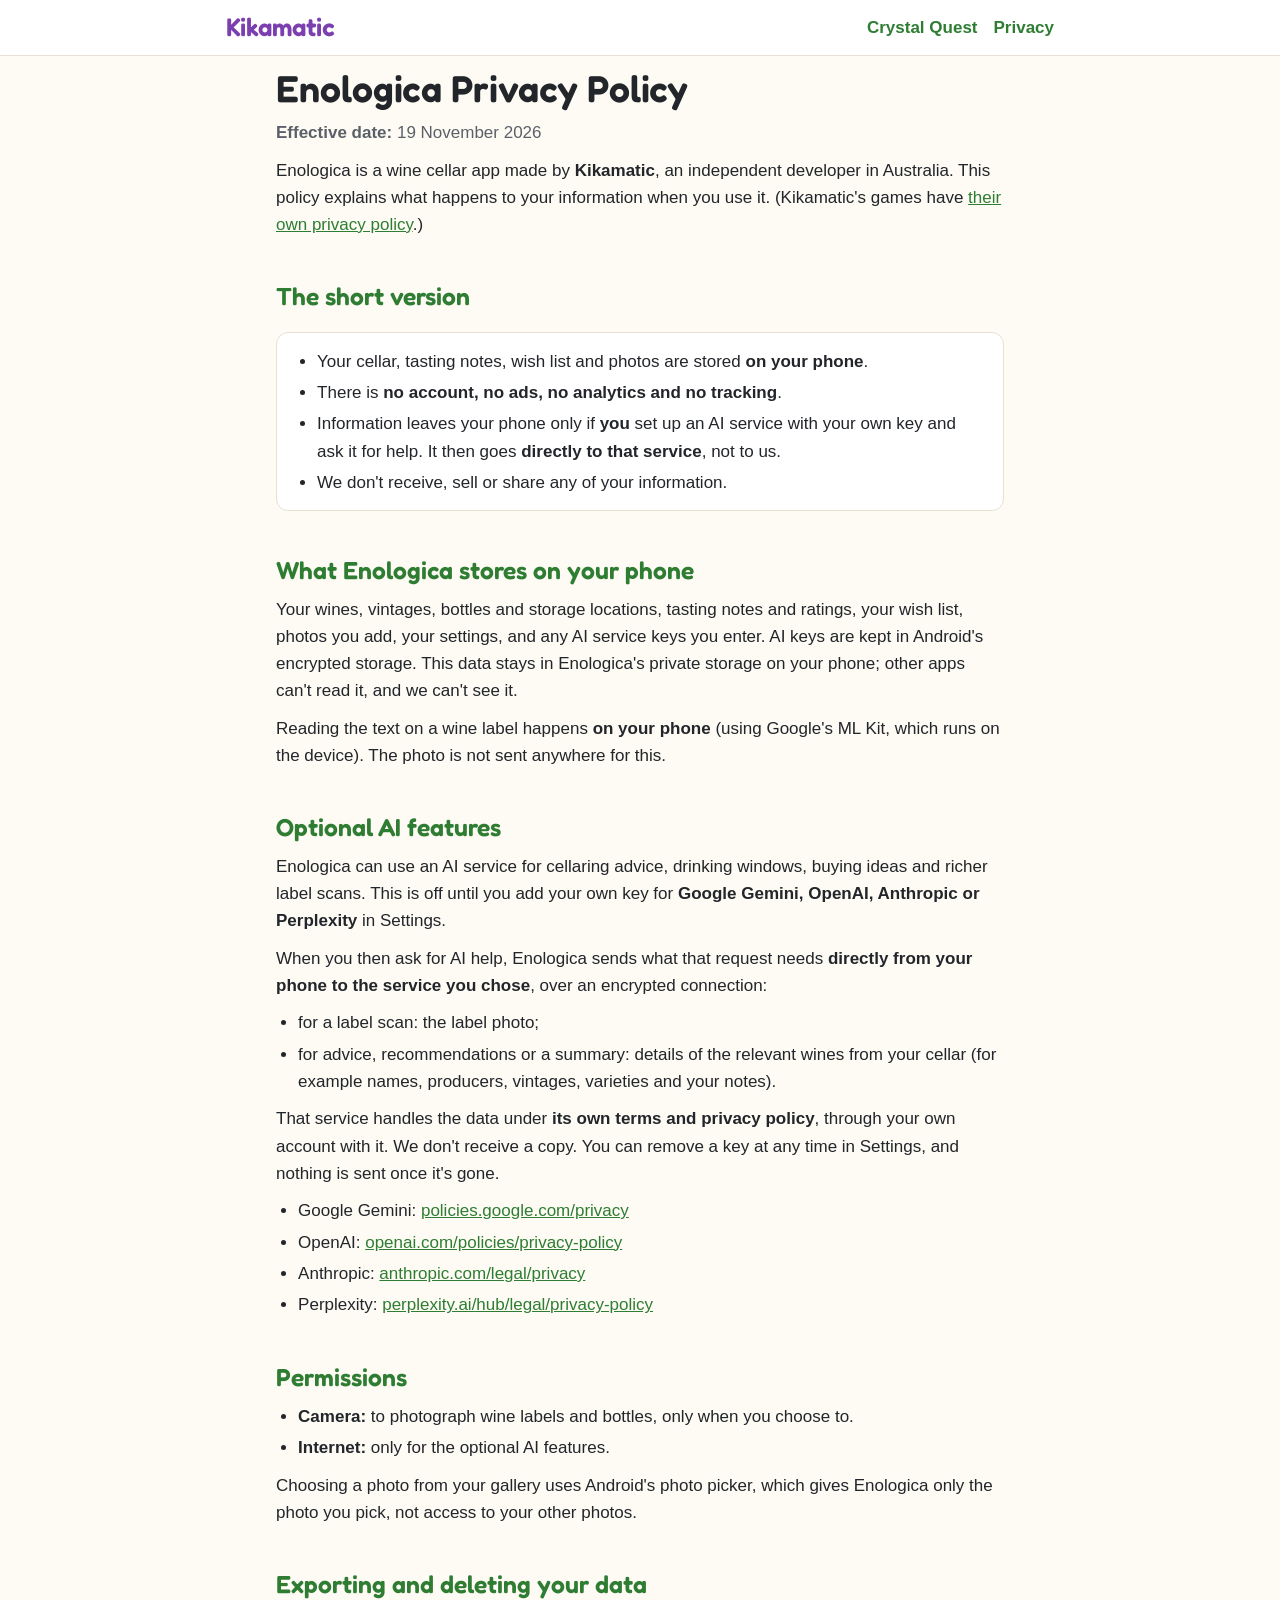
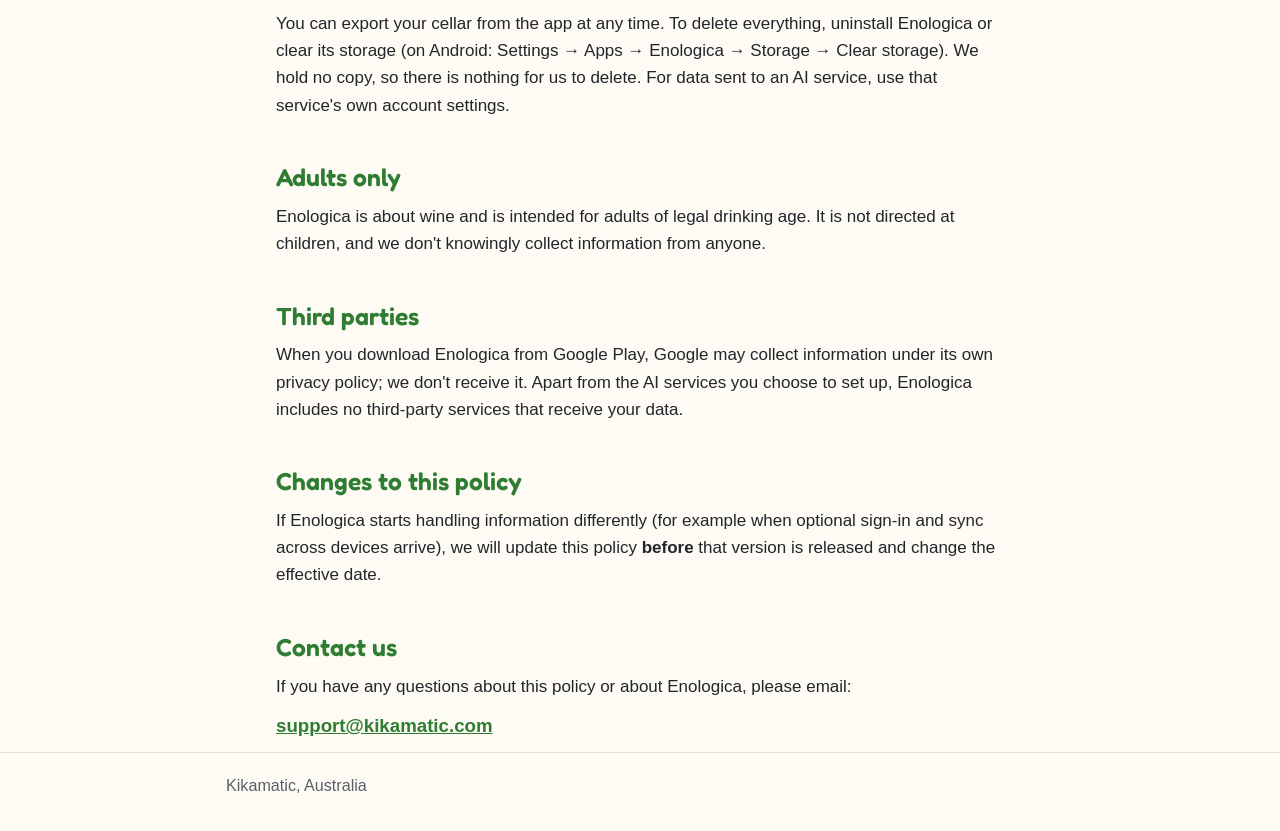
<file: enologica/privacy-policy.html>
<!doctype html>
<html lang="en-AU">
<head>
<meta charset="utf-8">
<meta name="viewport" content="width=device-width, initial-scale=1">
<title>Enologica Privacy Policy</title>
<meta name="description" content="How the Enologica wine cellar app handles information.">
<link rel="icon" type="image/png" href="../favicon.png">
<link rel="canonical" href="https://kikamatic.com/enologica/privacy-policy.html">
<link rel="stylesheet" href="../style.css">
</head>
<body>
<header class="site">
  <div class="wrap">
    <a class="brand" href="../">Kikamatic</a>
    <nav><a href="../crystal-quest/">Crystal Quest</a><a href="../privacy-policy.html">Privacy</a></nav>
  </div>
</header>

<main class="wrap" style="max-width:760px">
<h1>Enologica Privacy Policy</h1>
<p class="date"><strong>Effective date:</strong> 19 November 2026</p>

<p>Enologica is a wine cellar app made by <strong>Kikamatic</strong>, an independent developer in Australia. This policy explains what happens to your information when you use it. (Kikamatic's games have <a href="../privacy-policy.html">their own privacy policy</a>.)</p>

<h2>The short version</h2>
<div class="summary">
<ul>
  <li>Your cellar, tasting notes, wish list and photos are stored <strong>on your phone</strong>.</li>
  <li>There is <strong>no account, no ads, no analytics and no tracking</strong>.</li>
  <li>Information leaves your phone only if <strong>you</strong> set up an AI service with your own key and ask it for help. It then goes <strong>directly to that service</strong>, not to us.</li>
  <li>We don't receive, sell or share any of your information.</li>
</ul>
</div>

<h2>What Enologica stores on your phone</h2>
<p>Your wines, vintages, bottles and storage locations, tasting notes and ratings, your wish list, photos you add, your settings, and any AI service keys you enter. AI keys are kept in Android's encrypted storage. This data stays in Enologica's private storage on your phone; other apps can't read it, and we can't see it.</p>
<p>Reading the text on a wine label happens <strong>on your phone</strong> (using Google's ML Kit, which runs on the device). The photo is not sent anywhere for this.</p>

<h2>Optional AI features</h2>
<p>Enologica can use an AI service for cellaring advice, drinking windows, buying ideas and richer label scans. This is off until you add your own key for <strong>Google Gemini, OpenAI, Anthropic or Perplexity</strong> in Settings.</p>
<p>When you then ask for AI help, Enologica sends what that request needs <strong>directly from your phone to the service you chose</strong>, over an encrypted connection:</p>
<ul>
  <li>for a label scan: the label photo;</li>
  <li>for advice, recommendations or a summary: details of the relevant wines from your cellar (for example names, producers, vintages, varieties and your notes).</li>
</ul>
<p>That service handles the data under <strong>its own terms and privacy policy</strong>, through your own account with it. We don't receive a copy. You can remove a key at any time in Settings, and nothing is sent once it's gone.</p>
<ul>
  <li>Google Gemini: <a href="https://policies.google.com/privacy">policies.google.com/privacy</a></li>
  <li>OpenAI: <a href="https://openai.com/policies/privacy-policy">openai.com/policies/privacy-policy</a></li>
  <li>Anthropic: <a href="https://www.anthropic.com/legal/privacy">anthropic.com/legal/privacy</a></li>
  <li>Perplexity: <a href="https://www.perplexity.ai/hub/legal/privacy-policy">perplexity.ai/hub/legal/privacy-policy</a></li>
</ul>

<h2>Permissions</h2>
<ul>
  <li><strong>Camera:</strong> to photograph wine labels and bottles, only when you choose to.</li>
  <li><strong>Internet:</strong> only for the optional AI features.</li>
</ul>
<p>Choosing a photo from your gallery uses Android's photo picker, which gives Enologica only the photo you pick, not access to your other photos.</p>

<h2>Exporting and deleting your data</h2>
<p>You can export your cellar from the app at any time. To delete everything, uninstall Enologica or clear its storage (on Android: Settings → Apps → Enologica → Storage → Clear storage). We hold no copy, so there is nothing for us to delete. For data sent to an AI service, use that service's own account settings.</p>

<h2>Adults only</h2>
<p>Enologica is about wine and is intended for adults of legal drinking age. It is not directed at children, and we don't knowingly collect information from anyone.</p>

<h2>Third parties</h2>
<p>When you download Enologica from Google Play, Google may collect information under its own privacy policy; we don't receive it. Apart from the AI services you choose to set up, Enologica includes no third-party services that receive your data.</p>

<h2>Changes to this policy</h2>
<p>If Enologica starts handling information differently (for example when optional sign-in and sync across devices arrive), we will update this policy <strong>before</strong> that version is released and change the effective date.</p>

<h2>Contact us</h2>
<p>If you have any questions about this policy or about Enologica, please email:</p>
<p class="email"><a href="mailto:support@kikamatic.com">support@kikamatic.com</a></p>
</main>

<footer class="site">
  <div class="wrap">Kikamatic, Australia</div>
</footer>
</body>
</html>
</file>
<file: style.css>
@font-face {
  font-family: "Fredoka";
  src: url("fonts/Fredoka.ttf") format("truetype");
  font-weight: 300 700;
  font-display: swap;
}

:root {
  --bg: #fdfbf4;
  --text: #22252a;
  --muted: #5b6068;
  --accent: #2e7d32;
  --accent-2: #7b3fb0;
  --card: #ffffff;
  --border: #e6e1d3;
  --sky: #e3f4ff;
}
@media (prefers-color-scheme: dark) {
  :root {
    --bg: #15171b;
    --text: #eceef1;
    --muted: #a5abb4;
    --accent: #81c784;
    --accent-2: #d1a3f5;
    --card: #1f2227;
    --border: #33373e;
    --sky: #1b2633;
  }
}

* { box-sizing: border-box; }
html { -webkit-text-size-adjust: 100%; }
body {
  margin: 0;
  background: var(--bg);
  color: var(--text);
  font-family: -apple-system, BlinkMacSystemFont, "Segoe UI", Roboto, Helvetica, Arial, sans-serif;
  font-size: 17px;
  line-height: 1.6;
}
a { color: var(--accent); }
img { max-width: 100%; height: auto; display: block; }

h1, h2, h3, .brand {
  font-family: "Fredoka", -apple-system, "Segoe UI", sans-serif;
  font-weight: 600;
  line-height: 1.2;
}
h1 { font-size: 2.2em; margin: 0.3em 0 0.2em; }
h2 { font-size: 1.45em; margin: 1.8em 0 0.4em; color: var(--accent); }
h3 { font-size: 1.15em; margin: 1.2em 0 0.2em; }
p, ul { margin: 0.6em 0; }
ul { padding-left: 1.3em; }
li { margin: 0.25em 0; }

.wrap { max-width: 860px; margin: 0 auto; padding: 0 16px; }

header.site {
  border-bottom: 1px solid var(--border);
  background: var(--card);
}
header.site .wrap {
  display: flex; align-items: center; justify-content: space-between;
  gap: 12px; padding-top: 12px; padding-bottom: 12px; flex-wrap: wrap;
}
.brand { font-size: 1.5em; color: var(--accent-2); text-decoration: none; }
header.site nav a { margin-left: 16px; text-decoration: none; font-weight: 600; }
header.site nav a:first-child { margin-left: 0; }

main { padding-bottom: 48px; }

.hero { padding: 40px 0 8px; }
.lead { font-size: 1.2em; color: var(--muted); max-width: 40em; }

.card {
  background: var(--card);
  border: 1px solid var(--border);
  border-radius: 16px;
  overflow: hidden;
}
.game-card { display: grid; grid-template-columns: 1fr; text-decoration: none; color: inherit; margin-top: 24px; }
.game-card .body { padding: 16px 20px 20px; }
.game-card h3 { margin-top: 0; color: var(--accent-2); font-size: 1.5em; }
.game-card:hover { border-color: var(--accent); }

.banner { border-radius: 16px; margin-top: 24px; }
.title-row { display: flex; align-items: center; gap: 16px; margin-top: 24px; }
.title-row img { width: 80px; height: 80px; border-radius: 18px; flex: none; }
.title-row h1 { margin: 0; }

.badge {
  display: inline-block; padding: 6px 14px; border-radius: 999px;
  background: var(--sky); font-weight: 600; margin-top: 12px;
}

.levels { display: grid; grid-template-columns: repeat(auto-fit, minmax(min(300px, 100%), 1fr)); gap: 16px; padding: 0; list-style: none; }
.levels li { margin: 0; }
.levels img { aspect-ratio: 16 / 9; object-fit: cover; width: 100%; }
.levels .body { padding: 10px 14px 14px; }
.levels h3 { margin: 0 0 4px; }
.levels p { margin: 0; color: var(--muted); font-size: 0.95em; }

.shots { display: grid; grid-template-columns: repeat(auto-fit, minmax(min(260px, 100%), 1fr)); gap: 12px; }
.shots img { border-radius: 12px; border: 1px solid var(--border); }

.summary { background: var(--card); border: 1px solid var(--border); border-radius: 12px; padding: 4px 18px; margin: 1.2em 0; }
.date { color: var(--muted); margin-top: 0; }
.email { font-size: 1.1em; font-weight: 600; word-break: break-all; }

footer.site { border-top: 1px solid var(--border); color: var(--muted); font-size: 0.95em; padding: 20px 0 32px; }
footer.site a { color: var(--muted); }
</file>
